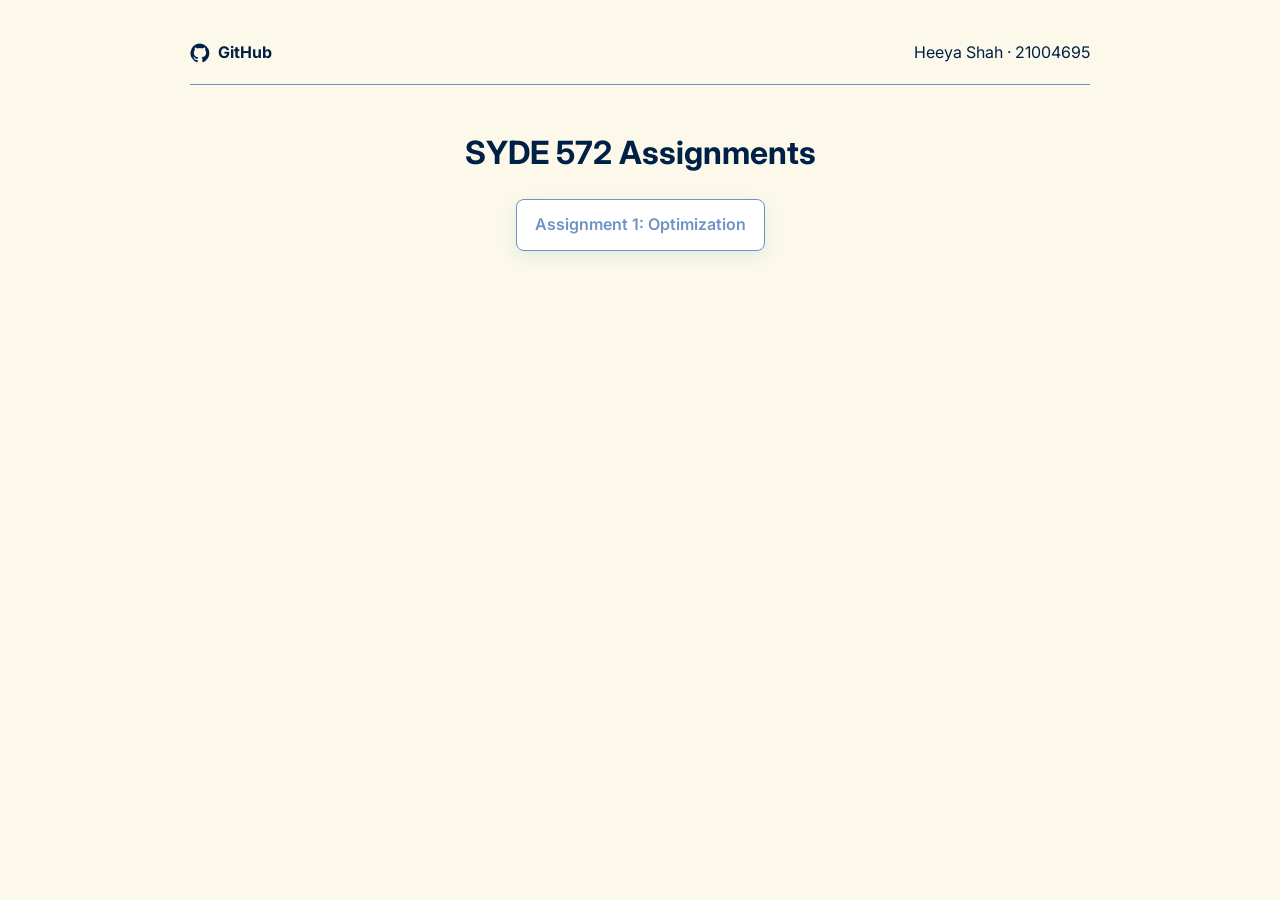
<file: index.html>
<!DOCTYPE html>
<html lang="en">
<head>
    <meta charset="UTF-8">
    <meta
        name="viewport"
        content="width=device-width, initial-scale=1.0"
    >
    <title>Heeya Shah SYDE 572</title>

    <link rel="preconnect" href="https://fonts.googleapis.com">
    <link rel="preconnect" href="https://fonts.gstatic.com" crossorigin>
    <link href="https://fonts.googleapis.com/css2?family=Inter:wght@400;500;600;700&display=swap" rel="stylesheet">

    <style>
        body {
            font-family: "Inter", sans-serif;
            max-width: 900px;
            margin: 40px auto;
            padding: 0 20px;
            line-height: 1.6;
            color: #002147;
            background: #FCF9EA;
        }

        header {
            display: flex;
            align-items: center;
            justify-content: space-between;
            padding-bottom: 18px;
            margin-bottom: 42px;
            border-bottom: 1px solid #6D94C5;
        }

        header a {
            display: inline-flex;
            align-items: center;
            gap: 8px;
            color: #002147;
            font-weight: 700;
            text-decoration: none;
        }

        header a svg {
            width: 20px;
            height: 20px;
            fill: currentColor;
        }

        header p {
            margin: 0;
            color: #002147;
        }

        a {
            color: #6D94C5;
        }

        h1 {
            text-align: center;
        }

        .assignment-link {
            text-align: center;
        }

        .assignment-button {
            display: inline-flex;
            align-items: center;
            gap: 12px;
            padding: 12px 18px;
            border: 1px solid #6D94C5;
            border-radius: 8px;
            color: #6D94C5;
            background: #ffffff;
            box-shadow: 0 6px 18px rgba(109, 148, 197, 0.16);
            font-weight: 600;
            text-decoration: none;
            transition: border-color 0.2s ease, box-shadow 0.2s ease, transform 0.2s ease;
        }

        .assignment-button:hover {
            border-color: #6D94C5;
            box-shadow: 0 10px 24px rgba(109, 148, 197, 0.28);
            transform: translateY(-3px);
        }
    </style>
</head>

<body>
    <header>
        <a href="https://github.com/heeyashah/syde572">
            <svg viewBox="0 0 24 24" aria-hidden="true"><path d="M12 .7a11.5 11.5 0 0 0-3.64 22.4c.58.1.79-.25.79-.56v-2.23c-3.23.7-3.91-1.37-3.91-1.37-.53-1.34-1.29-1.7-1.29-1.7-1.05-.72.08-.71.08-.71 1.17.08 1.78 1.2 1.78 1.2 1.04 1.78 2.72 1.27 3.38.97.1-.75.4-1.27.74-1.56-2.58-.3-5.29-1.29-5.29-5.69 0-1.26.45-2.28 1.2-3.09-.12-.3-.52-1.47.11-3.05 0 0 .98-.31 3.16 1.18a10.9 10.9 0 0 1 5.75 0c2.19-1.49 3.16-1.18 3.16-1.18.63 1.58.23 2.75.11 3.05.75.81 1.2 1.83 1.2 3.09 0 4.41-2.72 5.39-5.3 5.68.42.36.79 1.06.79 2.14v3.17c0 .31.21.67.8.56A11.5 11.5 0 0 0 12 .7Z"/></svg>
            GitHub
        </a>
        <p>Heeya Shah · 21004695</p>
    </header>

    <h1>SYDE 572 Assignments</h1>

    <p class="assignment-link">
        <a class="assignment-button" href="./A1/index.html">
            Assignment 1: Optimization
        </a>
    </p>
</body>
</html>
</file>
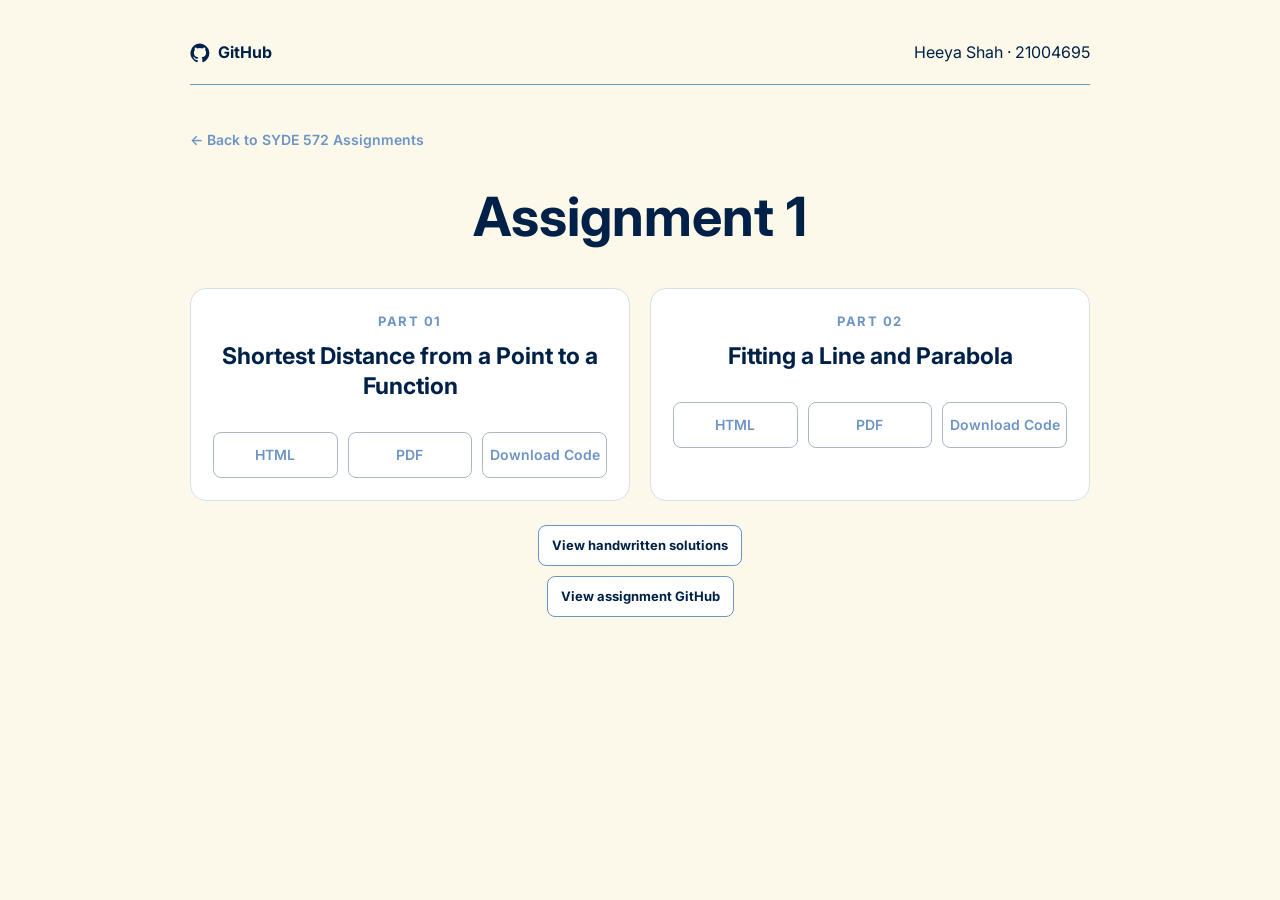
<file: A1/index.html>
<!DOCTYPE html>
<html lang="en">
<head>
    <meta charset="UTF-8">
    <meta
        name="viewport"
        content="width=device-width, initial-scale=1.0"
    >
    <title>SYDE 572 Assignment 1</title>

    <link rel="preconnect" href="https://fonts.googleapis.com">
    <link rel="preconnect" href="https://fonts.gstatic.com" crossorigin>
    <link href="https://fonts.googleapis.com/css2?family=Inter:wght@400;500;600;700&display=swap" rel="stylesheet">

    <style>
        body {
            font-family: "Inter", sans-serif;
            max-width: 900px;
            margin: 40px auto;
            padding: 0 20px;
            line-height: 1.6;
            color: #002147;
            background: #FCF9EA;
        }

        header {
            display: flex;
            align-items: center;
            justify-content: space-between;
            padding-bottom: 18px;
            margin-bottom: 42px;
            border-bottom: 1px solid #6D94C5;
        }

        header a {
            display: inline-flex;
            align-items: center;
            gap: 8px;
            color: #002147;
            font-weight: 700;
            text-decoration: none;
        }

        header a svg {
            width: 20px;
            height: 20px;
            fill: currentColor;
        }

        header p {
            margin: 0;
            color: #002147;
        }

        a {
            color: #6D94C5;
        }

        .back-link {
            display: inline-block;
            margin-bottom: 36px;
            font-size: 14px;
            font-weight: 600;
            text-decoration: none;
        }

        .page-intro {
            margin-bottom: 42px;
            text-align: center;
        }

        h1 {
            margin: 0 0 12px;
            font-size: clamp(36px, 6vw, 54px);
            line-height: 1.1;
        }

        .page-intro p {
            max-width: 620px;
            margin: 0;
            color: #53657a;
        }

        .parts-grid {
            display: grid;
            grid-template-columns: repeat(2, 1fr);
            gap: 20px;
            margin-bottom: 24px;
        }

        .part-card {
            display: flex;
            flex-direction: column;
            min-height: 0;
            padding: 22px;
            border: 1px solid #d6e0ea;
            border-radius: 16px;
            background: #ffffff;
            text-align: center;
            transition: border-color 0.2s ease, transform 0.2s ease, box-shadow 0.2s ease;
        }

        .part-card:hover {
            border-color: #6D94C5;
            box-shadow: 0 14px 34px rgba(109, 148, 197, 0.2);
            transform: translateY(-4px);
        }

        .part-number {
            margin: 0 0 10px;
            color: #6D94C5;
            font-size: 13px;
            font-weight: 700;
            letter-spacing: 0.12em;
            text-transform: uppercase;
        }

        .part-card h2 {
            margin: 0 0 14px;
            font-size: 23px;
            line-height: 1.3;
        }

        .part-card > p:not(.part-number) {
            margin: 0 0 28px;
            color: #53657a;
            font-size: 14px;
        }

        .resource-links {
            display: grid;
            grid-template-columns: repeat(3, minmax(0, 1fr));
            gap: 10px;
            margin-top: 16px;
        }

        .resource-links a {
            padding: 11px 6px;
            border: 1px solid #aab9c8;
            border-radius: 8px;
            font-size: 14px;
            font-weight: 600;
            text-align: center;
            text-decoration: none;
            white-space: nowrap;
            transition: color 0.2s ease, background 0.2s ease;
        }

        .resource-links a:hover {
            color: #ffffff;
            background: #6D94C5;
        }

        .handwritten-card {
            display: flex;
            align-items: center;
            flex-direction: column;
            gap: 10px;
            margin-top: 20px;
            text-align: center;
        }

        .handwritten-card a {
            display: inline-block;
            padding: 9px 13px;
            border: 1px solid #6D94C5;
            border-radius: 8px;
            color: #002147;
            background: #ffffff;
            font-size: 13px;
            font-weight: 700;
            text-decoration: none;
            transition: background 0.2s ease, color 0.2s ease;
        }

        .handwritten-card a:hover {
            color: #ffffff;
            background: #6D94C5;
        }

        @media (max-width: 680px) {
            .parts-grid {
                grid-template-columns: 1fr;
            }

        }
    </style>
</head>

<body>
    <header>
        <a href="https://github.com/heeyashah/syde572">
            <svg viewBox="0 0 24 24" aria-hidden="true"><path d="M12 .7a11.5 11.5 0 0 0-3.64 22.4c.58.1.79-.25.79-.56v-2.23c-3.23.7-3.91-1.37-3.91-1.37-.53-1.34-1.29-1.7-1.29-1.7-1.05-.72.08-.71.08-.71 1.17.08 1.78 1.2 1.78 1.2 1.04 1.78 2.72 1.27 3.38.97.1-.75.4-1.27.74-1.56-2.58-.3-5.29-1.29-5.29-5.69 0-1.26.45-2.28 1.2-3.09-.12-.3-.52-1.47.11-3.05 0 0 .98-.31 3.16 1.18a10.9 10.9 0 0 1 5.75 0c2.19-1.49 3.16-1.18 3.16-1.18.63 1.58.23 2.75.11 3.05.75.81 1.2 1.83 1.2 3.09 0 4.41-2.72 5.39-5.3 5.68.42.36.79 1.06.79 2.14v3.17c0 .31.21.67.8.56A11.5 11.5 0 0 0 12 .7Z"/></svg>
            GitHub
        </a>
        <p>Heeya Shah · 21004695</p>
    </header>

    <a class="back-link" href="../index.html">← Back to SYDE 572 Assignments</a>

    <section class="page-intro">
        <h1>Assignment 1</h1>
    </section>

    <main>
        <div class="parts-grid">
            <article class="part-card">
                <p class="part-number">Part 01</p>
                <h2>Shortest Distance from a Point to a Function</h2>
                <div class="resource-links">
                    <a href="./part1.html">HTML</a>
                    <a href="./part1.pdf">PDF</a>
                    <a href="./part1.ipynb" download>Download Code</a>
                </div>
            </article>

            <article class="part-card">
                <p class="part-number">Part 02</p>
                <h2>Fitting a Line and Parabola</h2>
                <div class="resource-links">
                    <a href="./part2.html">HTML</a>
                    <a href="./part2.pdf">PDF</a>
                    <a href="./part2.ipynb" download>Download Code</a>
                </div>
            </article>
        </div>

        <aside class="handwritten-card">
            <a href="./SYDE572%20assn1-handwritten.pdf">View handwritten solutions</a>
            <a href="https://github.com/heeyashah/syde572/tree/main/A1">View assignment GitHub</a>
        </aside>
    </main>
</body>
</html>
</file>
